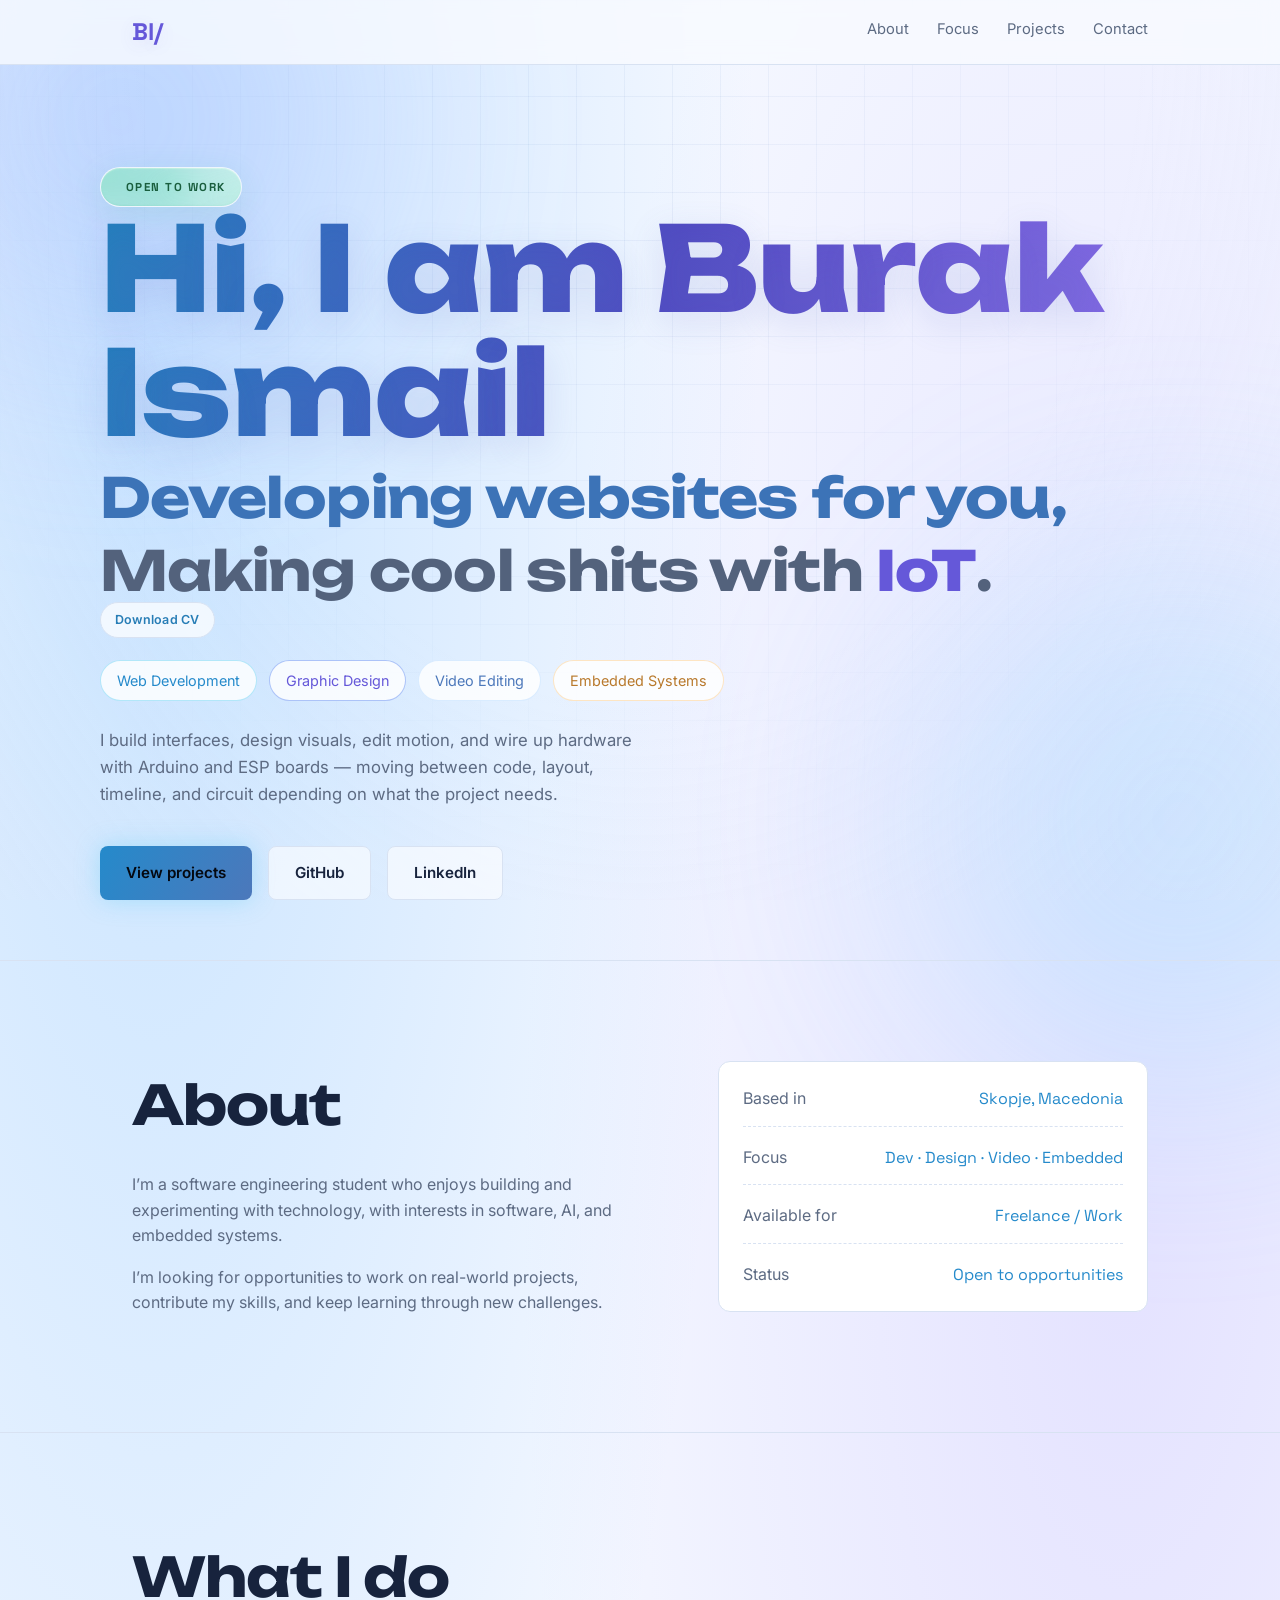
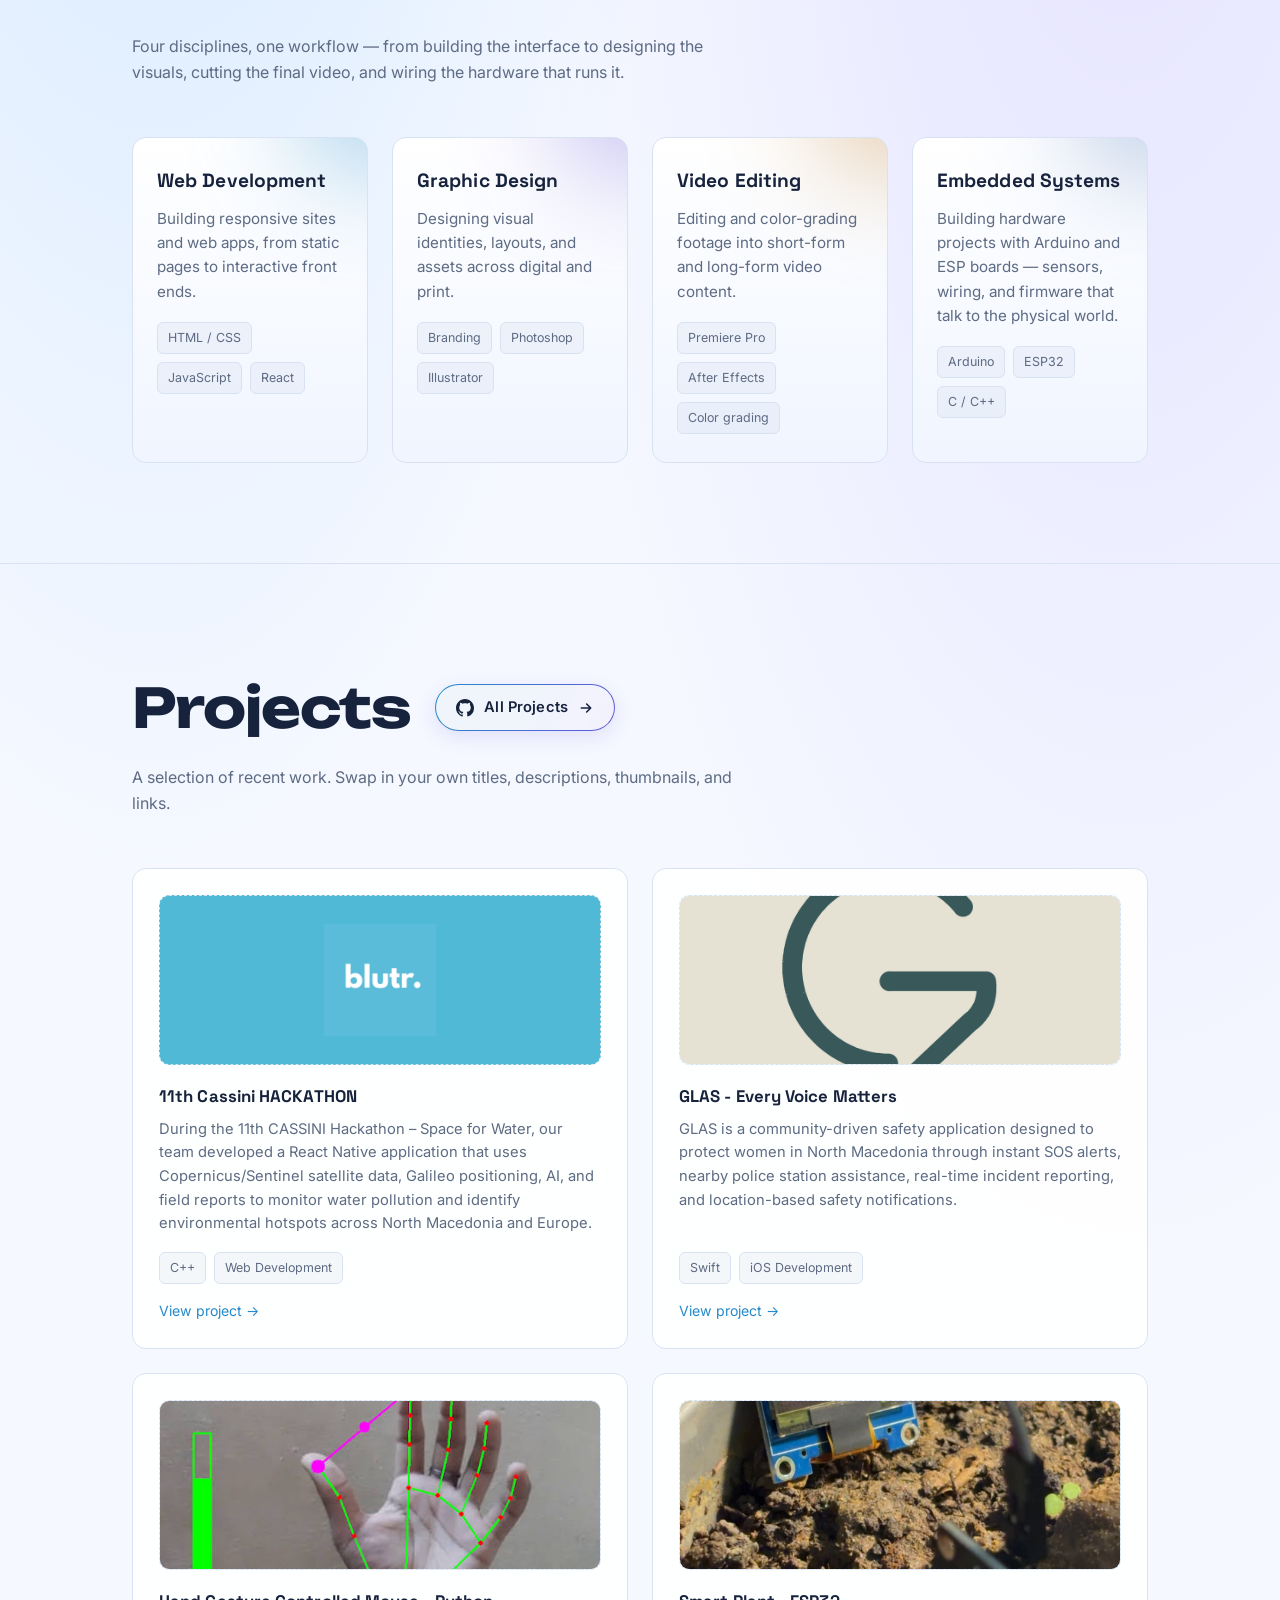
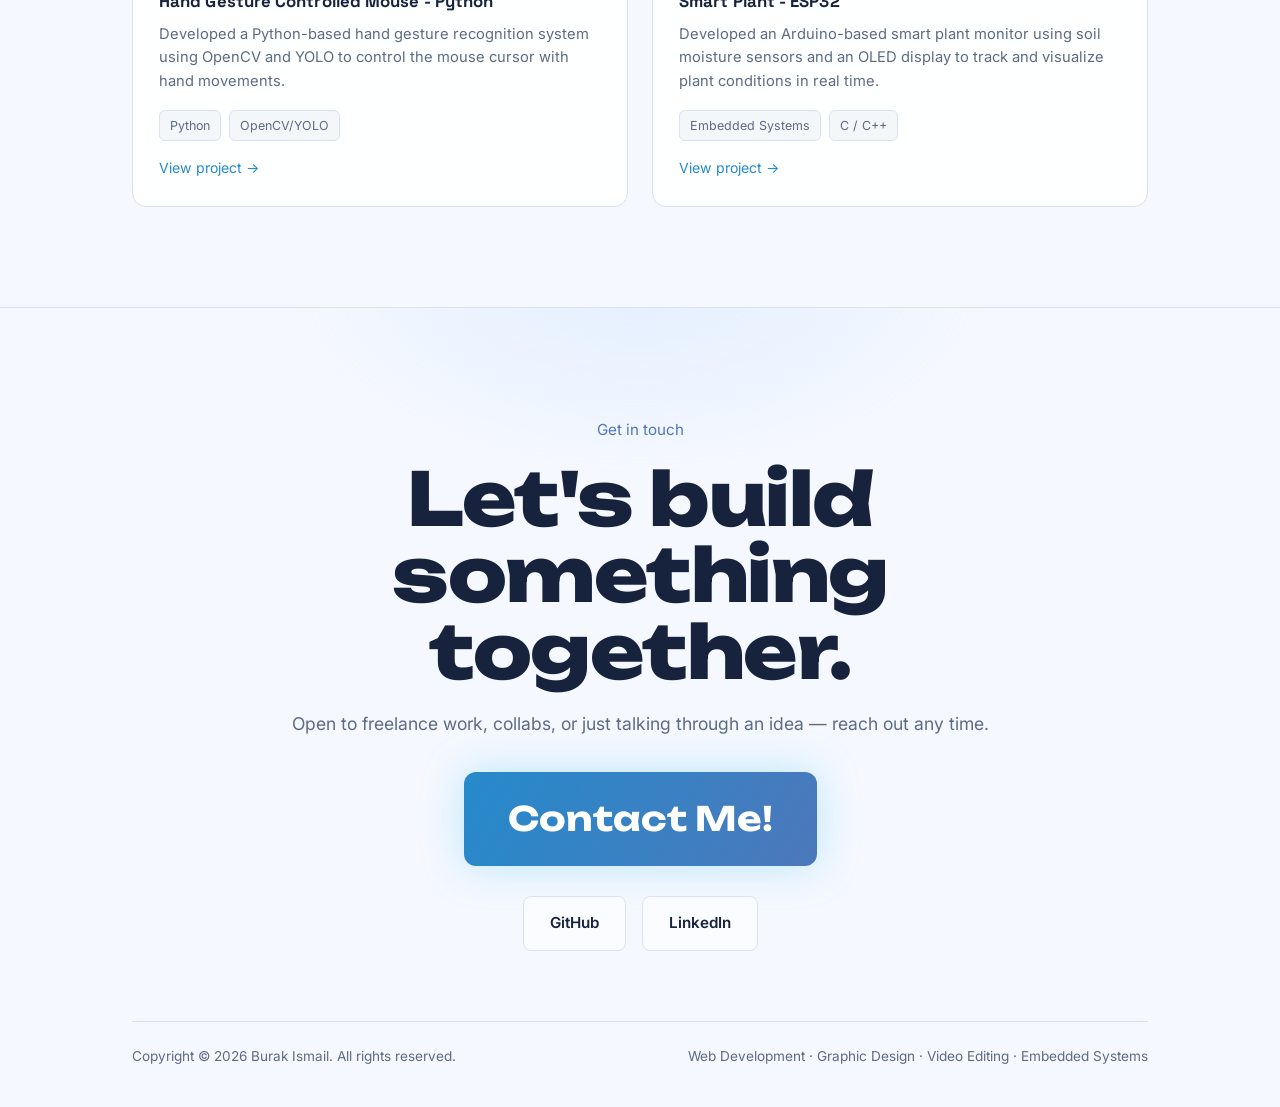
<file: index.html>
<!DOCTYPE html>
<html lang="en">
<head>
<link rel="stylesheet" href="style.css">
<meta charset="UTF-8">
<meta name="viewport" content="width=device-width, initial-scale=1.0">
<title>Burak Ismail — Portfolio</title>
</head>
<body>

<div class="grid-bg"></div>
<div class="glow-orb orb-1"></div>
<div class="glow-orb orb-2"></div>
<div class="vignette"></div>

<nav>
  <div class="wrap">
    <div class="brand"><a href="index.html">BI/</a></div>
    <div class="nav-links">
      <a href="#about">About</a>
      <a href="#focus">Focus</a>
      <a href="#projects">Projects</a>
      <a href="#contact">Contact</a>
    </div>
  </div>
</nav>

<header class="hero wrap">
  <div class="work-status">
    <span class="work-led"></span>
    <span>OPEN TO WORK</span>
  </div>
  <h1 class="hero-title">
    <span class="line line-name">Hi, I am Burak Ismail</span>
    <span class="line line-sub accent">Developing websites for you,</span>
    <span class="line line-sub">Making cool shits with <span class="hl">IoT</span>.</span>
  </h1>
  <a class="cv-btn cv-btn-hero" href="Burak-Ismail-CV.pdf" download>Download CV</a>
  <div class="roles">
    <span class="role-chip c1">Web Development</span>
    <span class="role-chip c2">Graphic Design</span>
    <span class="role-chip c3">Video Editing</span>
    <span class="role-chip c4">Embedded Systems</span>
  </div>
  <p class="desc">I build interfaces, design visuals, edit motion, and wire up hardware with Arduino and ESP boards — moving between code, layout, timeline, and circuit depending on what the project needs.</p>
  <div class="cta-row">
    <a class="btn btn-primary" href="#projects">View projects</a>
    <a class="btn btn-ghost" href="https://github.com/burx00" target="_blank" rel="noopener">GitHub</a>
    <a class="btn btn-ghost" href="https://www.linkedin.com/in/burak-ismail-444309406/" target="_blank" rel="noopener">LinkedIn</a>
  </div>
</header>

<section id="about">
  <div class="wrap about-grid">
    <div class="reveal">
      <div class="section-head" style="margin-bottom: 24px;">
        <h2>About</h2>
      </div>
      <p>I’m a software engineering student who enjoys building and experimenting with technology, with interests in software, AI, and embedded systems.</p>
      <p>I’m looking for opportunities to work on real-world projects, contribute my skills, and keep learning through new challenges.</p>
    </div>
    <div class="stat-card reveal">
      <div class="stat-list">
        <div class="stat-row"><span>Based in</span><span>Skopje, Macedonia</span></div>
        <div class="stat-row"><span>Focus</span><span>Dev · Design · Video · Embedded</span></div>
        <div class="stat-row"><span>Available for</span><span>Freelance / Work</span></div>
        <div class="stat-row"><span>Status</span><span>Open to opportunities</span></div>
      </div>
    </div>
  </div>
</section>

<section id="focus">
  <div class="wrap">
    <div class="section-head reveal">
      <h2>What I do</h2>
      <p>Four disciplines, one workflow — from building the interface to designing the visuals, cutting the final video, and wiring the hardware that runs it.</p>
    </div>
    <div class="focus-grid">
      <div class="reveal-card">
        <div class="focus-card dev tilt-card">
          <span class="spotlight"></span>
          <h3>Web Development</h3>
          <p>Building responsive sites and web apps, from static pages to interactive front ends.</p>
          <div class="tag-row">
            <span class="tag">HTML / CSS</span>
            <span class="tag">JavaScript</span>
            <span class="tag">React</span>
          </div>
        </div>
      </div>
      <div class="reveal-card">
        <div class="focus-card design tilt-card">
          <span class="spotlight"></span>
          <h3>Graphic Design</h3>
          <p>Designing visual identities, layouts, and assets across digital and print.</p>
          <div class="tag-row">
            <span class="tag">Branding</span>
            <span class="tag">Photoshop</span>
            <span class="tag">Illustrator</span>
          </div>
        </div>
      </div>
      <div class="reveal-card">
        <div class="focus-card video tilt-card">
          <span class="spotlight"></span>
          <h3>Video Editing</h3>
          <p>Editing and color-grading footage into short-form and long-form video content.</p>
          <div class="tag-row">
            <span class="tag">Premiere Pro</span>
            <span class="tag">After Effects</span>
            <span class="tag">Color grading</span>
          </div>
        </div>
      </div>
      <div class="reveal-card">
        <div class="focus-card embedded tilt-card">
          <span class="spotlight"></span>
          <h3>Embedded Systems</h3>
          <p>Building hardware projects with Arduino and ESP boards — sensors, wiring, and firmware that talk to the physical world.</p>
          <div class="tag-row">
            <span class="tag">Arduino</span>
            <span class="tag">ESP32</span>
            <span class="tag">C / C++</span>
          </div>
        </div>
      </div>
    </div>
  </div>
</section>

<section id="projects">
  <div class="wrap">
    <div class="section-head projects-head reveal">
      <div class="title-row">
        <h2>Projects</h2>
        <a class="all-projects-btn" href="https://github.com/burx00?tab=repositories" target="_blank" rel="noopener">
          <svg class="gh-icon" viewBox="0 0 16 16" width="18" height="18" aria-hidden="true" fill="currentColor"><path d="M8 0C3.58 0 0 3.58 0 8c0 3.54 2.29 6.53 5.47 7.59.4.07.55-.17.55-.38 0-.19-.01-.82-.01-1.49-2.01.37-2.53-.49-2.69-.94-.09-.23-.48-.94-.82-1.13-.28-.15-.68-.52-.01-.53.63-.01 1.08.58 1.23.82.72 1.21 1.87.87 2.33.66.07-.52.28-.87.51-1.07-1.78-.2-3.64-.89-3.64-3.95 0-.87.31-1.59.82-2.15-.08-.2-.36-1.02.08-2.12 0 0 .67-.21 2.2.82.64-.18 1.32-.27 2-.27s1.36.09 2 .27c1.53-1.04 2.2-.82 2.2-.82.44 1.1.16 1.92.08 2.12.51.56.82 1.27.82 2.15 0 3.07-1.87 3.75-3.65 3.95.29.25.54.73.54 1.48 0 1.07-.01 1.93-.01 2.2 0 .21.15.46.55.38A8.01 8.01 0 0 0 16 8c0-4.42-3.58-8-8-8z"/></svg>
          <span>All Projects</span>
          <svg class="arrow-icon" viewBox="0 0 24 24" width="16" height="16" aria-hidden="true" fill="none" stroke="currentColor" stroke-width="2.4" stroke-linecap="round" stroke-linejoin="round"><path d="M5 12h14M13 6l6 6-6 6"/></svg>
        </a>
      </div>
      <p>A selection of recent work. Swap in your own titles, descriptions, thumbnails, and links.</p>
    </div>
    <!--
      PROJECT CARDS — edit these four blocks with your real projects.
      Each .project-card can be duplicated for more than four projects.
      Replace the .project-thumb placeholder with an <img> tag if you have a screenshot.
    -->
    <div class="project-grid">
      <div class="reveal-card">
        <div class="project-card tilt-card">
          <span class="spotlight"></span>
          <div class="project-thumb blutr-thumb"><img src="blutr.png" alt="Blutr project logo"></div>
          <h3>11th Cassini HACKATHON</h3>
          <p>During the 11th CASSINI Hackathon – Space for Water, our team developed a React Native application that uses Copernicus/Sentinel satellite data, Galileo positioning, AI, and field reports to monitor water pollution and identify environmental hotspots across North Macedonia and Europe.</p>
          <div class="tag-row">
            <span class="tag">C++</span>
            <span class="tag">Web Development</span>
          </div>
          <a class="project-link" href="https://taikai.network/cassinihackathons/hackathons/space-for-water/projects/cmn3rdb300befoh9ftuk1segl/idea" target="_blank" rel="noopener">View project →</a>
        </div>
      </div>
      <div class="reveal-card">
        <div class="project-card tilt-card">
          <span class="spotlight"></span>
          <div class="project-thumb"><img src="glas.png" alt="Cyberdeck ESP32 device with joystick and OLED menu"></div>
          <h3>GLAS - Every Voice Matters</h3>
          <p>GLAS is a community-driven safety application designed to protect women in North Macedonia through instant SOS alerts, nearby police station assistance, real-time incident reporting, and location-based safety notifications.</p>
          <div class="tag-row">
            <span class="tag">Swift</span>
            <span class="tag">iOS Development</span>
          </div>
          <a class="project-link" href="https://www.linkedin.com/posts/burak-ismail-444309406_base42-hacktoberfest-iosdevelopment-ugcPost-7517284555637108736-_Oca/?utm_source=share&utm_medium=member_desktop&rcm=ACoAAGehAzQBVcB4MGkjFrj2hjmCN3EyNpTLeDc" target="_blank" rel="noopener">View project →</a>
        </div>
      </div>
      <div class="reveal-card">
        <div class="project-card tilt-card">
          <span class="spotlight"></span>
          <div class="project-thumb"><img src="hand.jpeg" alt="Ultrasonic radar built with Arduino and servo motor"></div>
          <h3>Hand Gesture Controlled Mouse - Python</h3>
          <p>Developed a Python-based hand gesture recognition system using OpenCV and YOLO to control the mouse cursor with hand movements.</p>
          <div class="tag-row">
            <span class="tag">Python</span>
            <span class="tag">OpenCV/YOLO</span>
          </div>
          <a class="project-link" href="https://github.com/burx00/handgesturecontrolled-mouse" target="_blank" rel="noopener">View project →</a>
        </div>
      </div>
      <div class="reveal-card">
        <div class="project-card tilt-card">
          <span class="spotlight"></span>
          <div class="project-thumb"><img src="smart-plant.jpeg" alt="Smart plant monitor with OLED display and soil moisture sensor"></div>
          <h3>Smart Plant - ESP32</h3>
          <p>Developed an Arduino-based smart plant monitor using soil moisture sensors and an OLED display to track and visualize plant conditions in real time.</p>
          <div class="tag-row">
            <span class="tag">Embedded Systems</span>
            <span class="tag">C / C++</span>
          </div>
          <a class="project-link" href="https://www.linkedin.com/posts/burak-ismail-444309406_arduino-embeddedsystems-iot-activity-7490062840138227712-sFAy?utm_source=share&utm_medium=member_desktop&rcm=ACoAAGehAzQBVcB4MGkjFrj2hjmCN3EyNpTLeDc" target="_blank" rel="noopener">View project →</a>
        </div>
      </div>
    </div>
  </div>
</section>

<footer id="contact">
  <div class="wrap">
    <div class="contact-panel reveal">
      <div class="kicker">Get in touch</div>
      <h2>Let's build something together.</h2>
      <p>Open to freelance work, collabs, or just talking through an idea — reach out any time.</p>
      <!-- Replace the address below with your real email -->
      <a class="contact-email" href="mailto:burakismail658@gmail.com">Contact Me!</a>
      <div class="footer-links">
        <a class="btn btn-ghost" href="https://github.com/burx00" target="_blank" rel="noopener">GitHub</a>
        <a class="btn btn-ghost" href="https://www.linkedin.com/in/burak-ismail-444309406/" target="_blank" rel="noopener">LinkedIn</a>
      </div>
    </div>
    <div class="footer-bottom">
      <span>Copyright © 2026 Burak Ismail. All rights reserved.</span>
      <span>Web Development · Graphic Design · Video Editing · Embedded Systems</span>
    </div>
  </div>
</footer>
<script src="script.js"></script>
</body>
</html>
</file>
<file: style.css>
@import url('https://fonts.googleapis.com/css2?family=Unbounded:wght@500;600;700;800;900&family=Space+Grotesk:wght@400;500;600;700&family=Inter:wght@400;500;600&display=swap');

  :root{
    --bg: #f5f8ff;
    --panel: #ffffff;
    --panel-2: #edf3ff;
    --line: #d8e2f2;
    --text: #17233d;
    --muted: #5d6b83;
    --sky: #258acb;
    --royal: #6558d9;
    --sky-soft: #4c78bb;
    --amber: #b8792c;
  }

  *{ box-sizing: border-box; margin:0; padding:0; }

  html{ scroll-behavior: smooth; }

  body{
    background:
      radial-gradient(ellipse at 12% 8%, rgba(135, 198, 255, 0.42), transparent 38%),
      radial-gradient(ellipse at 88% 28%, rgba(195, 183, 255, 0.34), transparent 38%),
      var(--bg);
    color: var(--text);
    font-family: 'Inter', sans-serif;
    line-height: 1.6;
    overflow-x: hidden;
  }

  h3, .brand{
    font-family: 'Space Grotesk', sans-serif;
    letter-spacing: 0.005em;
  }

  h1, h2, .display{
    font-family: 'Unbounded', sans-serif;
    letter-spacing: -0.02em;
  }

  a{ color: inherit; text-decoration: none; }

  ::selection{ background: var(--royal); color: #040810; }

  /* background circuit grid */
  .grid-bg{
    position: fixed;
    inset: 0;
    z-index: -2;
    background-image:
      linear-gradient(rgba(72,119,180,0.075) 1px, transparent 1px),
      linear-gradient(90deg, rgba(72,119,180,0.075) 1px, transparent 1px);
    background-size: 48px 48px;
    mask-image: radial-gradient(circle at 50% 20%, black 0%, transparent 75%);
    will-change: transform;
  }

  .glow-orb{
    position: fixed;
    z-index: -1;
    border-radius: 50%;
    filter: blur(120px);
    opacity: 0.45;
    will-change: transform;
  }
  .orb-1{ width: 480px; height: 480px; background: #9cafff; top: -120px; left: -120px; opacity: 0.28; }
  .orb-2{ width: 520px; height: 520px; background: #8bdcff; bottom: -180px; right: -160px; opacity: 0.30; }

  /* subtle vignette for depth against the flat navy field */
  .vignette{
    position: fixed;
    inset: 0;
    z-index: -1;
    pointer-events: none;
    background: radial-gradient(ellipse at 50% 0%, transparent 0%, transparent 55%, rgba(225,233,247,0.14) 100%);
  }

  .wrap{
    max-width: 1080px;
    margin: 0 auto;
    padding: 0 32px;
  }

  /* nav */
  nav{
    position: sticky;
    top: 0;
    z-index: 10;
    backdrop-filter: blur(10px);
    background: rgba(248,250,255,0.82);
    border-bottom: 1px solid var(--line);
  }
  nav .wrap{
    display: flex;
    align-items: center;
    justify-content: space-between;
    height: 64px;
  }
  .brand{
    font-family: 'Space Grotesk', sans-serif;
    font-weight: 700;
    font-size: 1.5rem;
    color: var(--royal);
    text-shadow: 0 4px 18px rgba(101,88,217,0.12);
  }
  .nav-links{ display: flex; gap: 28px; }
  .nav-links a{
    position: relative;
    font-size: 0.92rem;
    color: var(--muted);
    transition: color 0.2s ease;
    padding-bottom: 4px;
  }
  .nav-links a::after{
    content: "";
    position: absolute;
    left: 0;
    bottom: 0;
    width: 0;
    height: 1.5px;
    background: linear-gradient(90deg, var(--sky), var(--royal));
    transition: width 0.3s cubic-bezier(0.4,0,0.2,1);
  }
  .nav-links a:hover{ color: var(--text); }
  .nav-links a:hover::after{ width: 100%; }

  /* hero */
  header.hero{
    min-height: 88vh;
    display: flex;
    flex-direction: column;
    justify-content: center;
    padding: 80px 0 60px;
    will-change: transform, opacity;
  }
  @keyframes heroRise{
    from{ opacity: 0; transform: translateY(26px); }
    to{ opacity: 1; transform: translateY(0); }
  }
  header.hero > *{
    opacity: 0;
    animation: heroRise 0.9s cubic-bezier(0.16,1,0.3,1) forwards;
  }
  header.hero > *:nth-child(1){ animation-delay: 0.05s; }
  header.hero > *:nth-child(2){ animation-delay: 0.18s; }
  header.hero > *:nth-child(3){ animation-delay: 0.32s; }
  header.hero > *:nth-child(4){ animation-delay: 0.46s; }
  header.hero > *:nth-child(5){ animation-delay: 0.6s; }
  header.hero > *:nth-child(6){ animation-delay: 0.74s; }
  .kicker{
    color: var(--sky-soft);
    font-size: 0.95rem;
    margin-bottom: 18px;
    max-width: 520px;
  }
  .hero-title{
    display: flex;
    flex-direction: column;
    gap: 12px;
    max-width: 1120px;
  }
  .hero-title .line{
    font-weight: 800;
    line-height: 1.05;
  }
  .hero-title .line-name{
    font-size: clamp(3.5rem, 9.2vw, 8rem);
    background: linear-gradient(100deg, #247fbd 0%, #514bc2 52%, #8a6ee8 100%);
    -webkit-background-clip: text;
    background-clip: text;
    color: transparent;
    text-shadow: 0 10px 35px rgba(92,115,190,0.16);
  }
  .hero-title .line-sub{
    font-size: clamp(1.8rem, 4.3vw, 3.5rem);
    font-weight: 700;
    line-height: 1.12;
    color: #53627c;
  }
  .hero-title .line-sub.accent{ color: #3c73b7; }
  .hero-title .hl{ color: #6558d9; font-weight: 800; }
  .cv-btn-hero{ margin-top: 22spx; }
  .cv-btn{
    width: 115px;
    display: inline-flex;
    align-items: center;
    gap: 6px;
    font-family: 'Inter', sans-serif;
    font-size: 0.78rem;
    font-weight: 600;
    letter-spacing: 0.02em;
    padding: 7px 14px;
    border-radius: 999px;
    border: 1px solid var(--line);
    color: #277db6;
    background: rgba(255,255,255,0.72);
    transition: border-color 0.2s ease, color 0.2s ease, transform 0.15s ease;
    white-space: nowrap;
  }
  .cv-btn:hover{
    border-color: var(--sky);
    color: var(--text);
    transform: translateY(-1px);
    box-shadow: 0 0 16px rgba(76,201,240,0.3);
  }
  .roles{
    margin-top: 22px;
    display: flex;
    flex-wrap: wrap;
    gap: 12px;
  }
  .role-chip{
    border: 1px solid var(--line);
    background: rgba(255,255,255,0.82);
    padding: 8px 16px;
    border-radius: 999px;
    font-size: 0.9rem;
    color: var(--muted);
    transition: transform 0.3s cubic-bezier(0.4,0,0.2,1), box-shadow 0.3s ease, background 0.3s ease, border-color 0.3s ease;
  }
  .role-chip.c1{ border-color: rgba(76,201,240,0.4); color: var(--sky); }
  .role-chip.c2{ border-color: rgba(59,111,237,0.4); color: var(--royal); }
  .role-chip.c3{ border-color: rgba(169,211,255,0.4); color: var(--sky-soft); }
  .role-chip.c4{ border-color: rgba(255,192,105,0.4); color: var(--amber); }
  .role-chip.c1:hover{ transform: translateY(-2px); background: rgba(76,201,240,0.1); border-color: var(--sky); box-shadow: 0 0 20px rgba(76,201,240,0.35); cursor: default;}
  .role-chip.c2:hover{ transform: translateY(-2px); background: rgba(59,111,237,0.1); border-color: var(--royal); box-shadow: 0 0 20px rgba(59,111,237,0.35); cursor: default;}
  .role-chip.c3:hover{ transform: translateY(-2px); background: rgba(169,211,255,0.1); border-color: var(--sky-soft); box-shadow: 0 0 20px rgba(169,211,255,0.35); cursor: default;}
  .role-chip.c4:hover{ transform: translateY(-2px); background: rgba(255,192,105,0.1); border-color: var(--amber); box-shadow: 0 0 20px rgba(255,192,105,0.35); cursor: default;}

  .hero p.desc{
    margin-top: 26px;
    max-width: 560px;
    color: var(--muted);
    font-size: 1.05rem;
  }

  .cta-row{
    margin-top: 38px;
    display: flex;
    gap: 16px;
    flex-wrap: wrap;
  }
  .btn{
    display: inline-flex;
    align-items: center;
    gap: 8px;
    padding: 14px 26px;
    border-radius: 8px;
    font-weight: 600;
    font-size: 0.95rem;
    transition: transform 0.3s cubic-bezier(0.4,0,0.2,1), box-shadow 0.3s ease, border-color 0.3s ease, color 0.3s ease, background 0.3s ease;
  }
  .btn-primary{
    background: linear-gradient(120deg, var(--sky), var(--sky-soft));
    color: #040810;
    box-shadow: 0 0 24px rgba(76,201,240,0.35);
  }
  .btn-primary:hover{ transform: translateY(-3px); box-shadow: 0 0 36px rgba(76,201,240,0.6); }
  .btn-ghost{
    border: 1px solid var(--line);
    color: var(--text);
    background: rgba(255,255,255,0.58);
  }
  .btn-ghost:hover{ transform: translateY(-3px); border-color: var(--royal); color: var(--royal); background: rgba(59,111,237,0.06); box-shadow: 0 0 24px rgba(59,111,237,0.3); }

  /* sections generic */
  section{ padding: 100px 0; border-top: 1px solid var(--line); }
  .section-head{ max-width: 620px; margin-bottom: 52px; }
  .section-head h2{
    font-size: clamp(2.2rem, 4.6vw, 3.4rem);
    font-weight: 700;
  }
  .section-head p{ color: var(--muted); margin-top: 14px; }

  /* about */
  .about-grid{
    display: grid;
    grid-template-columns: 1.1fr 0.9fr;
    gap: 60px;
    align-items: start;
  }
  .about-grid p{ color: var(--muted); margin-bottom: 16px; }
  .stat-card{
    border: 1px solid var(--line);
    background: var(--panel);
    border-radius: 12px;
    padding: 24px;
  }
  .stat-list{ display: flex; flex-direction: column; gap: 18px; }
  .stat-row{ display: flex; justify-content: space-between; border-bottom: 1px dashed var(--line); padding-bottom: 14px; }
  .stat-row:last-child{ border-bottom: none; padding-bottom: 0; }
  .stat-row span:first-child{ color: var(--muted); }
  .stat-row span:last-child{ color: var(--sky); font-family: 'Space Grotesk', sans-serif; }

  /* focus areas */
  .focus-grid{
    display: grid;
    grid-template-columns: repeat(4, 1fr);
    gap: 24px;
  }
  .focus-card{
    border: 1px solid var(--line);
    background: linear-gradient(180deg, #ffffff 0%, #f0f5ff 100%);
    border-radius: 14px;
    padding: 28px 24px;
    position: relative;
    overflow: hidden;
    transition: transform 0.35s cubic-bezier(0.4,0,0.2,1), border-color 0.35s ease, box-shadow 0.35s ease;
  }
  .focus-card::before{
    content: "";
    position: absolute;
    top: -40%; right: -40%;
    width: 160px; height: 160px;
    border-radius: 50%;
    filter: blur(60px);
    opacity: 0.5;
    transition: opacity 0.35s ease, transform 0.35s ease;
  }
  .focus-card:hover{ transform: translateY(-6px); }
  .focus-card:hover::before{ opacity: 0.9; transform: scale(1.2); }
  .focus-card.dev::before{ background: var(--sky); }
  .focus-card.design::before{ background: var(--royal); }
  .focus-card.video::before{ background: var(--amber); }
  .focus-card.embedded::before{ background: var(--sky-soft); }
  .focus-card.dev:hover{ border-color: rgba(76,201,240,0.5); box-shadow: 0 16px 40px rgba(76,201,240,0.15); cursor: default;}
  .focus-card.design:hover{ border-color: rgba(59,111,237,0.5); box-shadow: 0 16px 40px rgba(59,111,237,0.15); cursor: default;}
  .focus-card.video:hover{ border-color: rgba(255,192,105,0.5); box-shadow: 0 16px 40px rgba(255,192,105,0.15); cursor: default;}
  .focus-card.embedded:hover{ border-color: rgba(169,211,255,0.5); box-shadow: 0 16px 40px rgba(169,211,255,0.15); cursor: default;}
  .focus-card h3{ font-size: 1.2rem; margin-bottom: 10px; position: relative; }
  .focus-card p{ color: var(--muted); font-size: 0.95rem; margin-bottom: 18px; position: relative; }
  .tag-row{ display: flex; flex-wrap: wrap; gap: 8px; position: relative; }
  .tag{
    font-size: 0.78rem;
    padding: 5px 10px;
    border-radius: 6px;
    background: rgba(89,119,170,0.06);
    border: 1px solid var(--line);
    color: var(--muted);
  }

  /* projects */
  .project-grid{
    display: grid;
    grid-template-columns: repeat(2, 1fr);
    gap: 24px;
  }
  .project-card{
    border: 1px solid var(--line);
    background: rgba(255,255,255,0.88);
    border-radius: 14px;
    padding: 26px;
    display: flex;
    flex-direction: column;
    min-height: 220px;
    position: relative;
    overflow: hidden;
    transition: border-color 0.2s ease, transform 0.2s ease;
  }
  .project-card:hover{ border-color: var(--sky-soft); transform: translateY(-3px); }
  .project-thumb{
    height: 170px;
    border-radius: 10px;
    margin-bottom: 18px;
    background: repeating-linear-gradient(135deg, rgba(76,201,240,0.08) 0 10px, rgba(59,111,237,0.08) 10px 20px);
    border: 1px dashed var(--line);
    display: flex;
    align-items: center;
    justify-content: center;
    color: var(--muted);
    font-size: 0.85rem;
    overflow: hidden;
  }
  .project-thumb img{
    width: 100%;
    height: 100%;
    object-fit: cover;
    display: block;
  }
  .project-thumb.blutr-thumb{
    background: #4fb9d6;
  }
  .project-thumb.blutr-thumb img{
    object-fit: contain;
    padding: 28px;
  }
  .project-card h3{ font-size: 1.05rem; margin-bottom: 8px; }
  .project-card p{ color: var(--muted); font-size: 0.92rem; flex-grow: 1; }
  .project-card .tag-row{ margin-top: 16px; }
  .project-link{
    margin-top: 16px;
    font-size: 0.88rem;
    color: var(--sky);
  }

  /* contact / footer */
  footer{
    border-top: 1px solid var(--line);
    padding: 110px 0 40px;
    position: relative;
    overflow: hidden;
  }
  footer::before{
    content: "";
    position: absolute;
    top: -30%; left: 50%;
    transform: translateX(-50%);
    width: 700px; height: 400px;
    background: radial-gradient(ellipse at center, rgba(169,211,255,0.25) 0%, transparent 70%);
    filter: blur(10px);
    pointer-events: none;
  }
  .contact-panel{
    position: relative;
    text-align: center;
    max-width: 720px;
    margin: 0 auto 70px;
  }
  .contact-panel .kicker{ margin: 0 auto 18px; }
  .contact-panel h2{
    font-size: clamp(2.6rem, 7vw, 4.6rem);
    font-weight: 800;
    line-height: 1.04;
  }
  .contact-panel p{
    margin-top: 20px;
    color: var(--muted);
    font-size: 1.1rem;
  }
  .contact-email{
    display: inline-block;
    margin-top: 34px;
    font-family: 'Unbounded', sans-serif;
    font-size: clamp(1.4rem, 3.6vw, 2.1rem);
    font-weight: 700;
    padding: 20px 44px;
    border-radius: 12px;
    background: linear-gradient(120deg, var(--sky), var(--sky-soft));
    color: #fff;
    box-shadow: 0 0 40px rgba(76,201,240,0.35);
    transition: transform 0.15s ease, box-shadow 0.15s ease;
  }
  .contact-email:hover{ transform: translateY(-3px); box-shadow: 0 0 55px rgba(76,201,240,0.5); }
  .footer-links{
    display: flex;
    justify-content: center;
    gap: 16px;
    flex-wrap: wrap;
    margin-top: 30px;
  }
  .footer-bottom{
    margin-top: 70px;
    padding-top: 24px;
    border-top: 1px solid var(--line);
    display: flex;
    justify-content: space-between;
    color: var(--muted);
    font-size: 0.85rem;
    flex-wrap: wrap;
    gap: 10px;
  }

  @media (max-width: 980px){
    .focus-grid{ grid-template-columns: repeat(2, 1fr); }
  }

  @media (max-width: 780px){
    .about-grid, .focus-grid, .project-grid{ grid-template-columns: 1fr; }
    .nav-links{ display: none; }
    header.hero{ min-height: 82vh; padding: 64px 0 48px; }
    .hero-title{ gap: 10px; }
    .hero-title .line-name{ font-size: clamp(3rem, 12vw, 5rem); }
    .hero-title .line-sub{ font-size: clamp(1.65rem, 6.5vw, 2.6rem); }
  }

  @media (prefers-reduced-motion: reduce){
    html{ scroll-behavior: auto; }
    *{ transition: none !important; }
  }

  :focus-visible{
    outline: 2px solid var(--sky);
    outline-offset: 3px;
  }

  /* scroll reveal */
  .reveal, .reveal-card{
    opacity: 0;
    transform: translateY(32px);
    transition: opacity 0.7s cubic-bezier(0.16,1,0.3,1), transform 0.7s cubic-bezier(0.16,1,0.3,1);
  }
  .reveal-card{ display: flex; }
  .reveal-card > .focus-card, .reveal-card > .project-card{ flex: 1 1 auto; width: 100%; }
  .reveal.in-view, .reveal-card.in-view{ opacity: 1; transform: translateY(0); }

  .focus-grid .reveal-card:nth-child(1){ transition-delay: 0s; }
  .focus-grid .reveal-card:nth-child(2){ transition-delay: 0.08s; }
  .focus-grid .reveal-card:nth-child(3){ transition-delay: 0.16s; }
  .focus-grid .reveal-card:nth-child(4){ transition-delay: 0.24s; }

  .project-grid .reveal-card:nth-child(1){ transition-delay: 0s; }
  .project-grid .reveal-card:nth-child(2){ transition-delay: 0.08s; }
  .project-grid .reveal-card:nth-child(3){ transition-delay: 0.16s; }
  .project-grid .reveal-card:nth-child(4){ transition-delay: 0.24s; }

  .about-grid .reveal:nth-child(2){ transition-delay: 0.12s; }

  /* project thumbnail zoom */
  .project-thumb img{ transition: transform 0.5s cubic-bezier(0.16,1,0.3,1); }
  .project-card:hover .project-thumb img{ transform: scale(1.08); }
  .project-card:hover .project-thumb.blutr-thumb img{ transform: scale(1.04); }

  /* 3D tilt + cursor spotlight on cards */
  .tilt-card{
    transform: perspective(900px) rotateX(0deg) rotateY(0deg) translateY(0);
    transition: transform 0.5s cubic-bezier(0.16,1,0.3,1), border-color 0.35s ease, box-shadow 0.35s ease;
  }
  .tilt-card.is-tilting{ transition: transform 0.08s linear, border-color 0.35s ease, box-shadow 0.35s ease; }
  .tilt-card .spotlight{
    position: absolute;
    inset: 0;
    border-radius: inherit;
    pointer-events: none;
    opacity: 0;
    transition: opacity 0.3s ease;
    background: radial-gradient(240px circle at var(--mx, 50%) var(--my, 50%), rgba(255,255,255,0.09), transparent 60%);
  }
  .tilt-card:hover .spotlight{ opacity: 1; }

  @media (max-width: 780px){
    .tilt-card{ transform: none !important; }
  }

  @media (prefers-reduced-motion: reduce){
    header.hero > *{ animation: none !important; opacity: 1 !important; transform: none !important; }
    .reveal, .reveal-card{ opacity: 1 !important; transform: none !important; }
    .project-thumb img{ transition: none !important; }
    .tilt-card{ transform: none !important; }
    .tilt-card .spotlight{ display: none; }
  }
  .work-status {
  position: relative;
  width: fit-content;
  display: inline-flex;
  align-items: center;
  gap: 10px;
  margin-top: 22px;
  padding: 10px 15px;
  overflow: hidden;

  /* 1. Liquid Glass Base: Semi-transparent backdrop with high contrast */
  background: rgba(239, 252, 245, 0.45);
  
  /* 2. Apple Frost Blur + Color Saturation boost */
  backdrop-filter: blur(16px) saturate(180%);
  -webkit-backdrop-filter: blur(16px) saturate(180%);

  /* 3. Subtle glass highlight border */
  border: 1px solid rgba(255, 255, 255, 0.6);
  box-shadow: 
    0 8px 32px 0 rgba(34, 170, 112, 0.12),
    inset 0 1px 1px 0 rgba(255, 255, 255, 0.8),
    inset 0 -1px 2px 0 rgba(34, 170, 112, 0.1);

  border-radius: 999px;

  color: #1a5e3e;
  font-family: 'Space Grotesk', sans-serif;
  font-size: 0.72rem;
  font-weight: 700;
  letter-spacing: 0.13em;
}

/* 4. Fluid refraction layer shifting beneath the glass */
.work-status::before {
  content: "";
  position: absolute;
  inset: -50%;
  z-index: -1;
  background: 
    radial-gradient(circle at 20% 30%, rgba(34, 211, 138, 0.35), transparent 50%),
    radial-gradient(circle at 80% 70%, rgba(167, 243, 208, 0.5), transparent 50%),
    radial-gradient(circle at 50% 50%, rgba(52, 211, 153, 0.25), transparent 60%);
  filter: blur(10px);
  animation: liquidShift 7s ease-in-out infinite alternate;
}

@keyframes liquidShift {
  0% {
    transform: rotate(0deg) scale(1);
  }
  50% {
    transform: rotate(180deg) scale(1.15);
  }
  100% {
    transform: rotate(360deg) scale(1);
  }
}

@media (prefers-reduced-motion: reduce) {
  .work-status::before {
    animation: none;
  }
}

  /* projects header + "All Projects" button */
  .projects-head{ max-width: none; }
  .projects-head p{ max-width: 620px; }
  .title-row{
    display: flex;
    align-items: center;
    flex-wrap: wrap;
    gap: 14px 24px;
  }
  .all-projects-btn{
    position: relative;
    display: inline-flex;
    align-items: center;
    gap: 10px;
    padding: 11px 20px;
    border-radius: 999px;
    font-weight: 600;
    font-size: 0.92rem;
    letter-spacing: 0.01em;
    color: var(--text);
    background:
      linear-gradient(rgba(255,255,255,0.92), rgba(255,255,255,0.92)) padding-box,
      linear-gradient(120deg, var(--sky), var(--royal)) border-box;
    border: 1.5px solid transparent;
    box-shadow: 0 6px 20px rgba(101, 88, 217, 0.14);
    transition: transform 0.3s cubic-bezier(0.4,0,0.2,1), box-shadow 0.3s ease, color 0.3s ease, background 0.3s ease;
  }
  .all-projects-btn .arrow-icon{ transition: transform 0.3s cubic-bezier(0.4,0,0.2,1); }
  .all-projects-btn:hover{
    transform: translateY(-3px);
    color: #fff;
    background:
      linear-gradient(120deg, var(--sky), var(--royal)) padding-box,
      linear-gradient(120deg, var(--sky), var(--royal)) border-box;
    box-shadow: 0 10px 30px rgba(101, 88, 217, 0.38);
  }
  .all-projects-btn:hover .arrow-icon{ transform: translateX(4px); }
</file>
